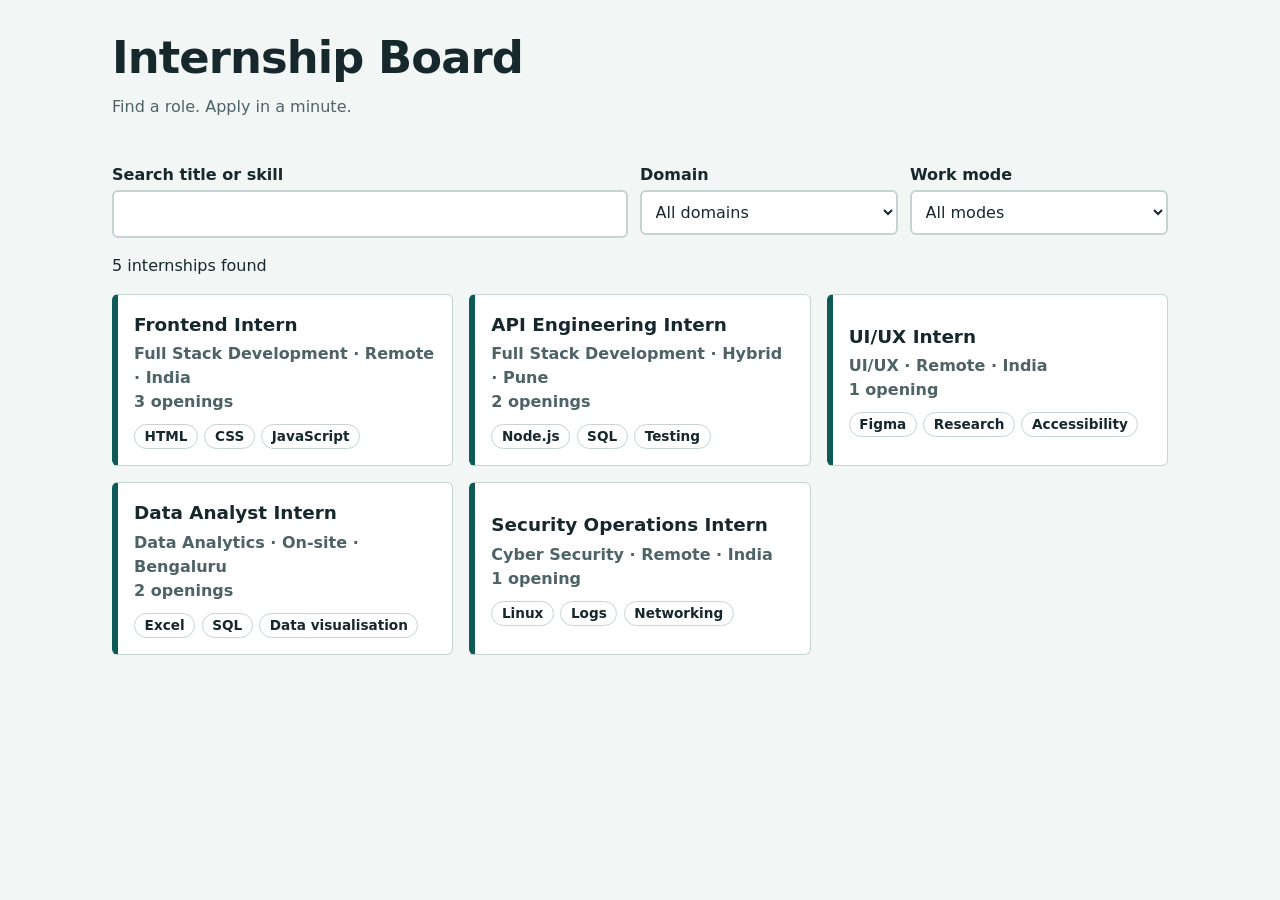
<file: index.html>
<!DOCTYPE html>
<html lang="en">
<head>
<meta charset="utf-8">
<meta name="viewport" content="width=device-width, initial-scale=1">
<title>Internship Board</title>
<link rel="stylesheet" href="styles.css">
</head>
<body>
<a class="skip" href="#list">Skip to listings</a>
<header><h1>Internship Board</h1><p>Find a role. Apply in a minute.</p></header>
<main>
<form id="filters" role="search" aria-label="Filter internships">
  <div><label for="q">Search title or skill</label><input id="q" type="search" autocomplete="off"></div>
  <div><label for="domain">Domain</label><select id="domain"><option value="">All domains</option></select></div>
  <div><label for="mode">Work mode</label><select id="mode"><option value="">All modes</option></select></div>
</form>
<p id="count" role="status" aria-live="polite"></p>
<section id="list" aria-label="Internship listings" tabindex="-1"></section>
</main>

<dialog id="detail" aria-labelledby="d-title">
  <h2 id="d-title"></h2><p id="d-meta"></p><ul id="d-skills"></ul>
  <form id="apply" novalidate>
    <h3>Apply</h3>
    <label for="a-name">Full name</label><input id="a-name" name="name" autocomplete="name">
    <p class="err" id="e-name" role="alert"></p>
    <label for="a-email">Email</label><input id="a-email" name="email" type="email" autocomplete="email">
    <p class="err" id="e-email" role="alert"></p>
    <label for="a-url">Portfolio URL (https)</label><input id="a-url" name="url" type="url" autocomplete="url">
    <p class="err" id="e-url" role="alert"></p>
    <p id="a-msg" role="status"></p>
    <div class="row"><button type="submit">Send application</button><button type="button" id="close">Close</button></div>
  </form>
</dialog>
<script src="app.js"></script>
</body>
</html>
</file>
<file: styles.css>
:root{--ink:#16282b;--mute:#4d6366;--bg:#f2f6f5;--card:#fff;--brand:#0e5a57;--hi:#e8b030;--bad:#a4262c;--line:#c5d4d2}
@media (prefers-color-scheme:dark){:root{--ink:#e8f1f0;--mute:#a5bbb9;--bg:#10201f;--card:#182c2b;--brand:#6fd1c9;--hi:#e8b030;--bad:#ff8c8c;--line:#2f4a48}}
*{box-sizing:border-box}
body{margin:0;font:1rem/1.5 system-ui,sans-serif;color:var(--ink);background:var(--bg);overflow-x:hidden}
.skip{position:absolute;left:-999px}.skip:focus{left:8px;top:8px;background:var(--hi);color:#000;padding:8px;z-index:9}
header,main{max-width:68rem;margin:0 auto;padding:1rem}
h1{margin:.5rem 0 0;font-size:clamp(1.8rem,6vw,2.8rem);letter-spacing:-.02em}
header p{margin:.25rem 0;color:var(--mute)}
#filters{display:grid;gap:.75rem;grid-template-columns:1fr}
label{display:block;font-weight:600;margin:.5rem 0 .2rem}
input,select,button{font:inherit;color:inherit;width:100%;padding:.6rem;border:2px solid var(--line);border-radius:6px;background:var(--card)}
button{cursor:pointer;width:auto;background:var(--brand);color:#fff;border-color:var(--brand);font-weight:600}
@media (prefers-color-scheme:dark){button{color:#000}}
:focus-visible{outline:3px solid var(--hi);outline-offset:2px}
#list{display:grid;gap:1rem;grid-template-columns:1fr;margin-top:1rem}
.card{background:var(--card);border:1px solid var(--line);border-left:6px solid var(--brand);border-radius:6px;padding:1rem;text-align:left;width:100%;color:var(--ink);cursor:pointer}
.card h2{margin:0 0 .25rem;font-size:1.15rem}
.card .meta{color:var(--mute);margin:0}
.chips{display:flex;flex-wrap:wrap;gap:.4rem;padding:0;margin:.6rem 0 0;list-style:none}
.chips li{border:1px solid var(--line);border-radius:99px;padding:.1rem .6rem;font-size:.85rem}
.state{padding:1.5rem;border:2px dashed var(--line);border-radius:6px;grid-column:1/-1}
.state.error{border-color:var(--bad)}
dialog{width:min(32rem,calc(100% - 1.5rem));border:0;border-radius:8px;padding:1rem;background:var(--card);color:var(--ink)}
dialog::backdrop{background:rgba(0,0,0,.55)}
.err{color:var(--bad);margin:.2rem 0 0;min-height:1.2em;font-size:.9rem}
.row{display:flex;gap:.5rem;flex-wrap:wrap;margin-top:.75rem}
#close{background:transparent;color:var(--ink);border-color:var(--line)}
@media (min-width:768px){#filters{grid-template-columns:2fr 1fr 1fr}#list{grid-template-columns:repeat(2,1fr)}}
@media (min-width:1100px){#list{grid-template-columns:repeat(3,1fr)}}
@media (prefers-reduced-motion:reduce){*{transition:none!important;animation:none!important}}
</file>
